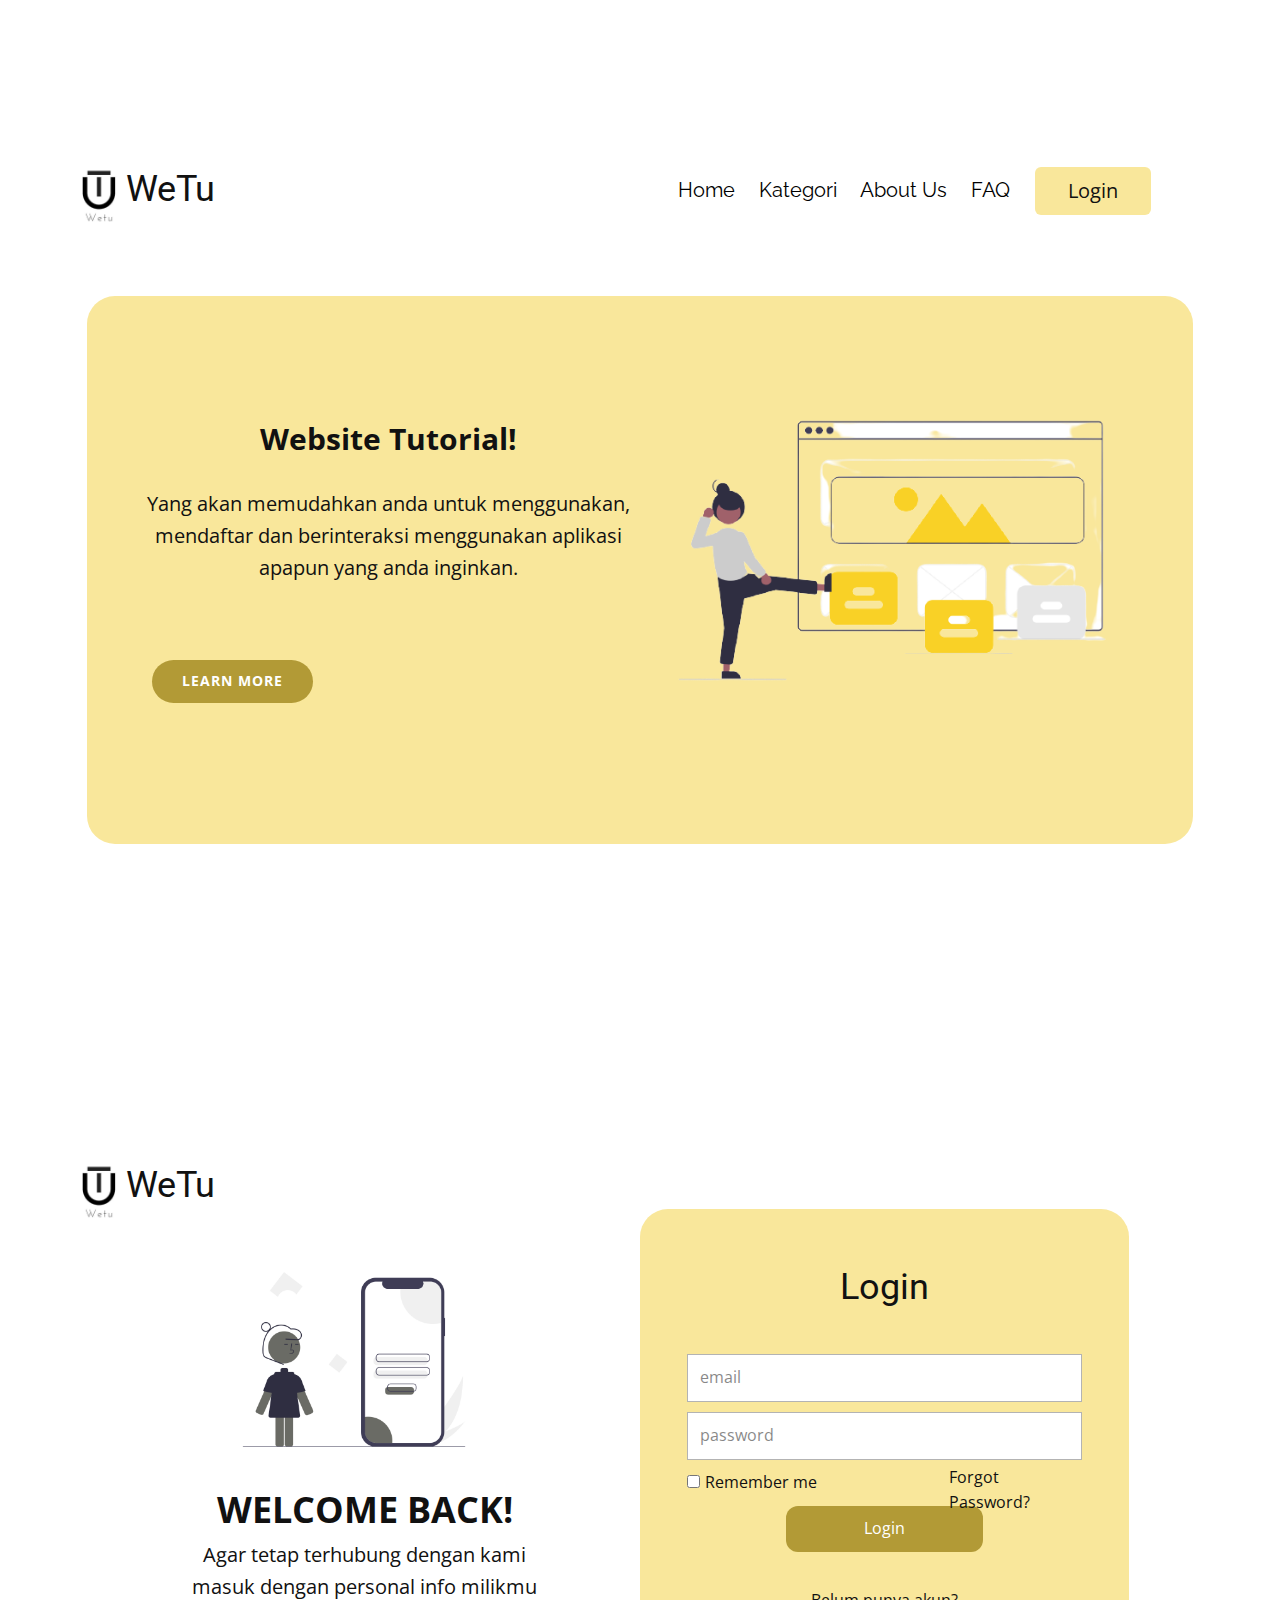
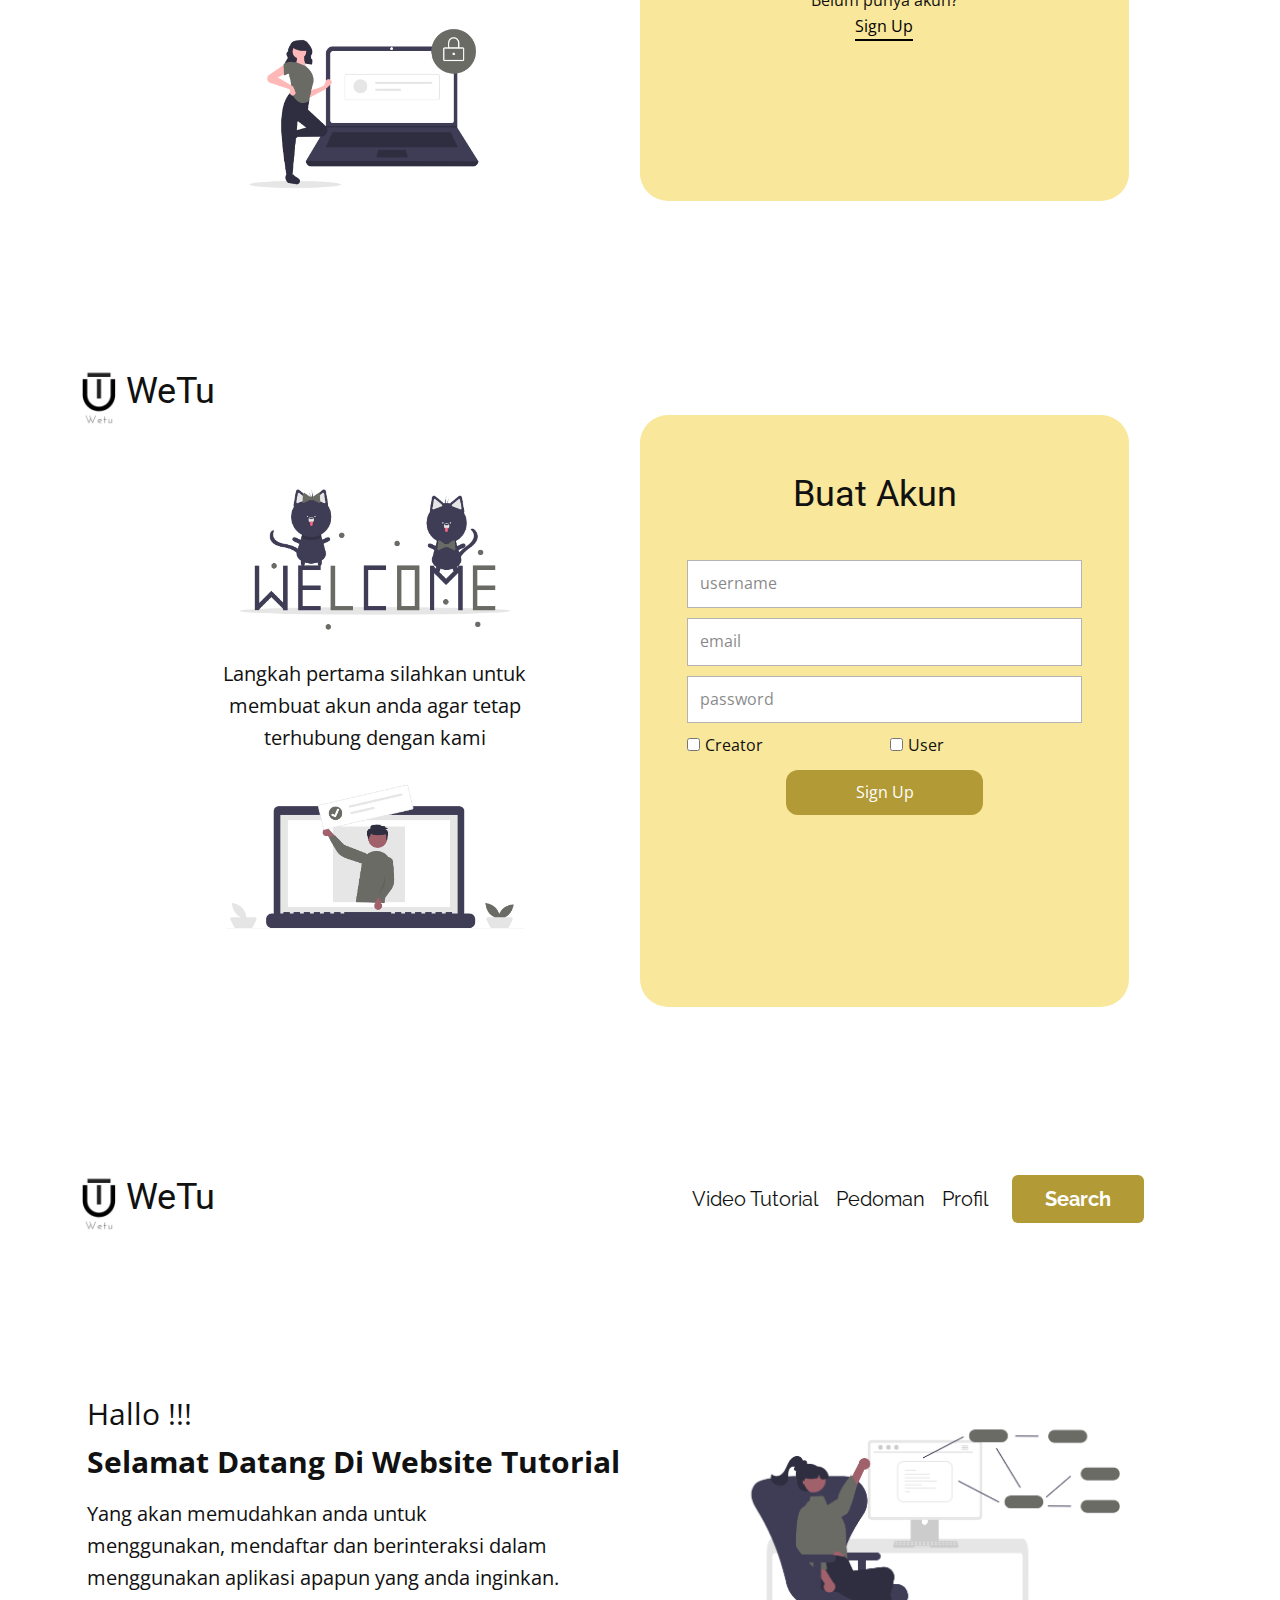
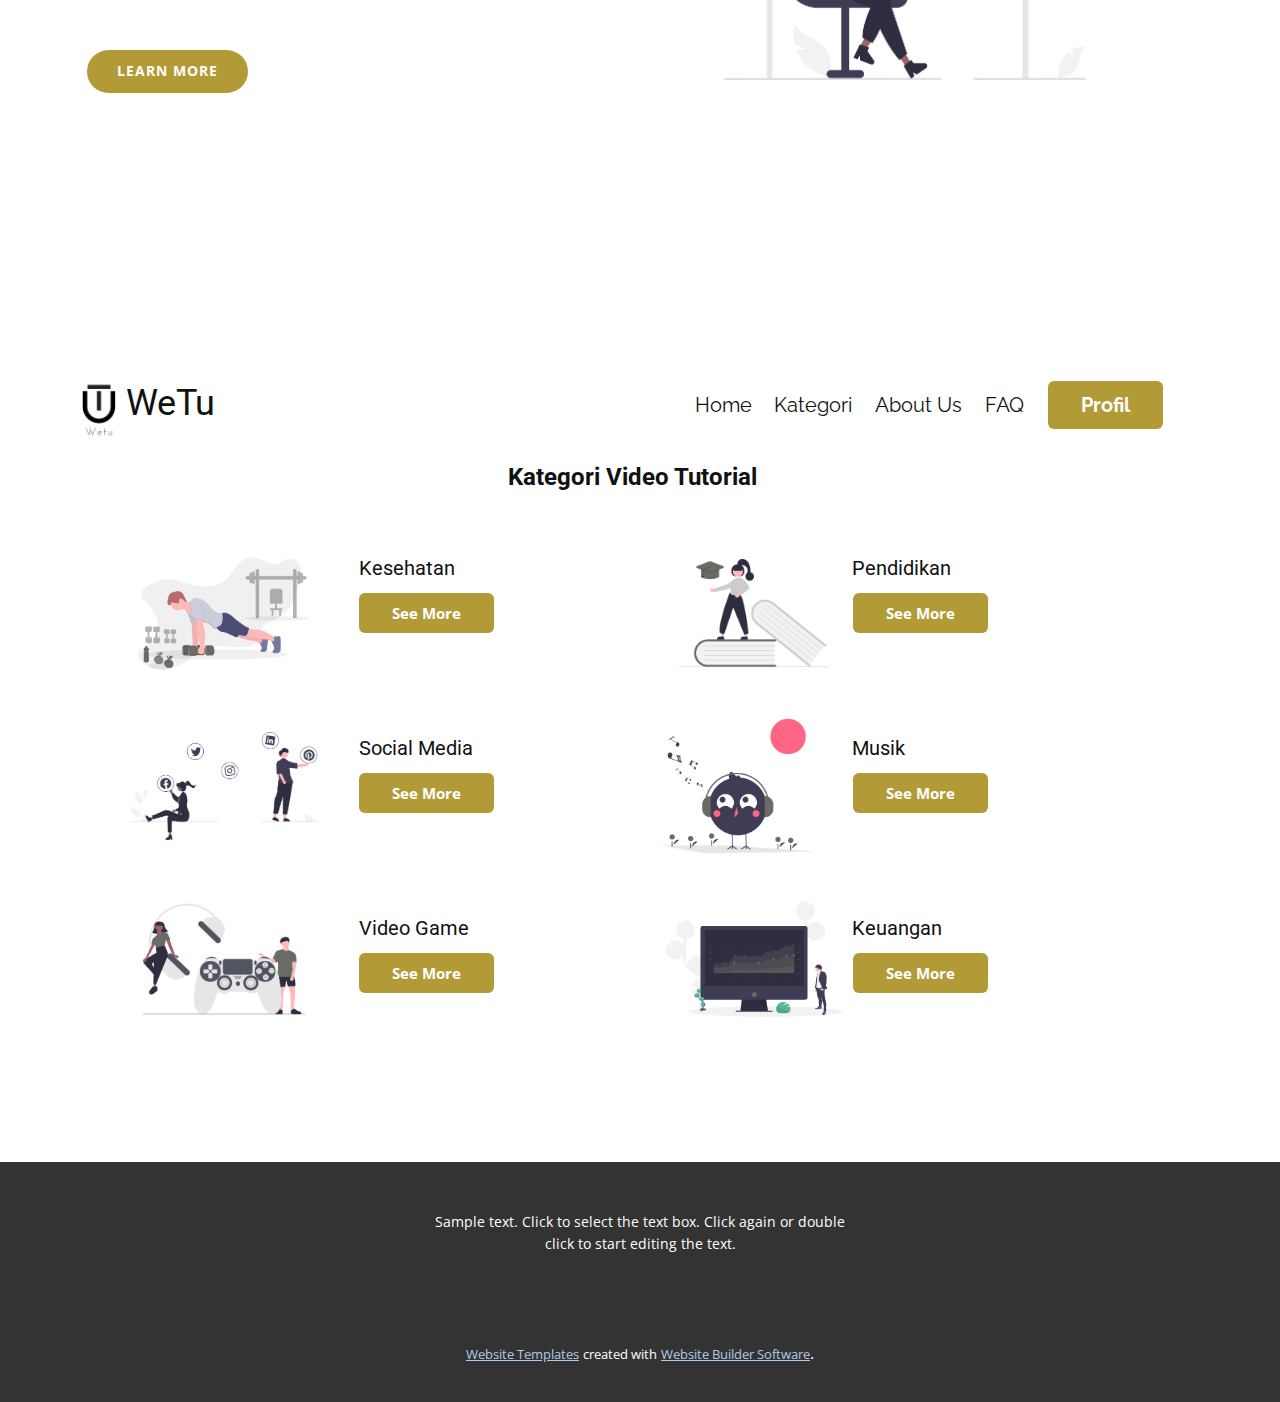
<file: index.html>
<!DOCTYPE html>
<html style="font-size: 16px;">
  <head>
    <meta name="viewport" content="width=device-width, initial-scale=1.0">
    <meta charset="utf-8">
    <meta name="keywords" content="PINWHEEL&nbsp;COOKING">
    <meta name="description" content="">
    <meta name="page_type" content="np-template-header-footer-from-plugin">
    <title>Login</title>
    <link rel="stylesheet" href="nicepage.css" media="screen">
<link rel="stylesheet" href="Login.css" media="screen">
    <script class="u-script" type="text/javascript" src="jquery.js" defer=""></script>
    <script class="u-script" type="text/javascript" src="nicepage.js" defer=""></script>
    <meta name="generator" content="Nicepage 4.2.6, nicepage.com">
    <link id="u-theme-google-font" rel="stylesheet" href="https://fonts.googleapis.com/css?family=Roboto:100,100i,300,300i,400,400i,500,500i,700,700i,900,900i|Open+Sans:300,300i,400,400i,600,600i,700,700i,800,800i">
    <link id="u-page-google-font" rel="stylesheet" href="https://fonts.googleapis.com/css?family=Raleway:100,100i,200,200i,300,300i,400,400i,500,500i,600,600i,700,700i,800,800i,900,900i|Open+Sans:300,300i,400,400i,600,600i,700,700i,800,800i">
    
    
    
    
    
    
    <script type="application/ld+json">{
		"@context": "http://schema.org",
		"@type": "Organization",
		"name": ""
}</script>
    <meta name="theme-color" content="#478ac9">
    <meta property="og:title" content="Login">
    <meta property="og:type" content="website">
  </head>
  <body data-home-page="Login.html" data-home-page-title="Login" class="u-body u-gradient" style="background-image: linear-gradient(#72efe9, #f1b5b8);"><header class="u-clearfix u-header u-white u-header" id="sec-fc26"><div class="u-clearfix u-sheet u-valign-middle u-sheet-1"></div></header>
    <section class="u-align-left u-clearfix u-white u-section-1" id="sec-d7cb">
      <div class="u-clearfix u-sheet u-sheet-1">
        <img class="u-image u-image-default u-preserve-proportions u-image-1" src="images/b16fcd1e-793f-4b8b-971d-00507c8fc110.jfif" alt="" data-image-width="500" data-image-height="500">
        <h1 class="u-text u-text-1">
          <span style="font-size: 2.25rem;">WeTu</span>
          <span style="font-size: 2.25rem;"></span>
        </h1>
        <a href="Login.html" data-page-id="22635303" class="u-border-none u-btn u-btn-round u-button-style u-hover-palette-1-light-1 u-palette-3-light-2 u-radius-6 u-btn-1" target="_blank">Login</a>
        <a href="https://nicepage.com/landing-page" class="u-border-1 u-border-active-palette-2-base u-border-hover-palette-1-base u-btn u-button-style u-custom-font u-font-raleway u-none u-text-black u-btn-2">FAQ</a>
        <a href="https://nicepage.com/landing-page" class="u-border-1 u-border-active-palette-2-base u-border-hover-palette-1-base u-btn u-button-style u-custom-font u-font-raleway u-none u-text-black u-btn-3">About Us</a>
        <a href="https://nicepage.com/landing-page" class="u-border-1 u-border-active-palette-2-base u-border-hover-palette-1-base u-btn u-button-style u-custom-font u-font-raleway u-none u-text-black u-btn-4">Kategori</a>
        <a href="https://nicepage.com/landing-page" class="u-border-1 u-border-active-palette-2-base u-border-hover-palette-1-base u-btn u-button-style u-custom-font u-font-raleway u-none u-text-black u-btn-5">Home</a>
        <div class="u-palette-3-light-2 u-radius-28 u-shape u-shape-round u-shape-1"></div>
        <p class="u-align-center u-custom-font u-font-open-sans u-text u-text-2">
          <span style="font-size: 1.875rem; font-weight: 700;">Website Tutorial!</span>
          <br>
          <br>
          <span style="font-size: 1.25rem;">Yang akan memudahkan anda untuk menggunakan, mendaftar dan berinteraksi menggunakan aplikasi apapun yang anda inginkan.</span>
        </p>
        <a href="https://nicepage.dev" class="u-border-none u-btn u-btn-round u-button-style u-hover-palette-1-light-1 u-palette-3-dark-1 u-radius-50 u-btn-6">Learn more</a>
        <img class="u-image u-image-default u-image-2" src="images/undraw_Landing_page_re_6xev-removebg-preview.png" alt="" data-image-width="635" data-image-height="393">
      </div>
    </section>
    <section class="u-align-left u-clearfix u-white u-section-2" id="carousel_798d">
      <div class="u-clearfix u-sheet u-sheet-1">
        <img class="u-image u-image-default u-preserve-proportions u-image-1" src="images/b16fcd1e-793f-4b8b-971d-00507c8fc110.jfif" alt="" data-image-width="500" data-image-height="500">
        <h1 class="u-text u-text-1">
          <span style="font-size: 2.25rem;">WeTu</span>
          <span style="font-size: 2.25rem;"></span>
        </h1>
        <div class="u-palette-3-light-2 u-radius-28 u-shape u-shape-round u-shape-1"></div>
        <h2 class="u-text u-text-2">Login</h2>
        <div class="u-align-left u-form u-form-1">
          <form action="#" method="POST" class="u-clearfix u-form-spacing-10 u-form-vertical u-inner-form" style="padding: 10px" source="custom" name="form-1">
            <div class="u-form-group u-form-name u-label-top">
              <label for="name-e76c" class="u-form-control-hidden u-label">Name</label>
              <input type="text" placeholder="email" id="name-e76c" name="name" class="u-border-1 u-border-grey-30 u-input u-input-rectangle u-white" required="">
            </div>
            <div class="u-form-email u-form-group u-label-top">
              <label for="email-e76c" class="u-form-control-hidden u-label">Email</label>
              <input type="email" placeholder="password" id="email-e76c" name="email" class="u-border-1 u-border-grey-30 u-input u-input-rectangle u-white" required="">
            </div>
            <div class="u-form-checkbox u-form-group u-label-top u-form-group-3">
              <input type="checkbox" id="checkbox-da97" name="checkbox" value="On">
              <label for="checkbox-da97" class="u-label">Remember me</label>
            </div>
            <div class="u-align-center u-form-group u-form-submit">
              <a href="#" class="u-active-palette-4-dark-3 u-border-none u-btn u-btn-round u-btn-submit u-button-style u-hover-palette-3-dark-3 u-palette-3-dark-1 u-radius-12 u-btn-1">Login</a>
              <input type="submit" value="submit" class="u-form-control-hidden">
            </div>
            <div class="u-form-send-message u-form-send-success"> Thank you! Your message has been sent. </div>
            <div class="u-form-send-error u-form-send-message"> Unable to send your message. Please fix errors then try again. </div>
            <input type="hidden" value="" name="recaptchaResponse">
          </form>
        </div>
        <p class="u-text u-text-3">Forgot Password?</p>
        <p class="u-align-center u-text u-text-4">Belum punya akun?</p>
        <a href="https://nicepage.com/k/love-html-templates" class="u-active-none u-border-2 u-border-active-palette-2-dark-1 u-border-black u-border-hover-black u-btn u-button-style u-hover-none u-none u-text-black u-text-hover-palette-2-base u-btn-2">Sign Up</a>
        <img class="u-image u-image-default u-image-2" src="images/undraw_Mobile_login_re_9ntv.png" alt="" data-image-width="948" data-image-height="716">
        <p class="u-align-center u-custom-font u-font-open-sans u-text u-text-5">
          <span style="font-size: 2.25rem; font-weight: 700;">WELCOME BACK!</span>
          <br>
          <span style="font-size: 1.25rem;">Agar tetap terhubung dengan kami masuk dengan personal info milikmu</span>
        </p>
        <img class="u-image u-image-default u-image-3" src="images/undraw_secure_login_pdn4.png" alt="" data-image-width="1033" data-image-height="712">
      </div>
    </section>
    <section class="u-align-left u-clearfix u-white u-section-3" id="sec-5d06">
      <div class="u-clearfix u-sheet u-sheet-1">
        <img class="u-image u-image-default u-preserve-proportions u-image-1" src="images/b16fcd1e-793f-4b8b-971d-00507c8fc110.jfif" alt="" data-image-width="500" data-image-height="500">
        <h1 class="u-text u-text-1">
          <span style="font-size: 2.25rem;">WeTu</span>
          <span style="font-size: 2.25rem;"></span>
        </h1>
        <div class="u-palette-3-light-2 u-radius-28 u-shape u-shape-round u-shape-1"></div>
        <h2 class="u-text u-text-2">Buat Akun</h2>
        <div class="u-align-left u-form u-form-1">
          <form action="#" method="POST" class="u-clearfix u-form-spacing-10 u-form-vertical u-inner-form" style="padding: 10px" source="custom" name="form-1">
            <div class="u-form-group u-form-name u-label-top">
              <label for="name-e76c" class="u-form-control-hidden u-label">Name</label>
              <input type="text" placeholder="username" id="name-e76c" name="name" class="u-border-1 u-border-grey-30 u-input u-input-rectangle u-white" required="">
            </div>
            <div class="u-form-email u-form-group u-label-top">
              <label for="email-e76c" class="u-form-control-hidden u-label">Email</label>
              <input type="email" placeholder="email" id="email-e76c" name="email" class="u-border-1 u-border-grey-30 u-input u-input-rectangle u-white" required="">
            </div>
            <div class="u-form-group u-form-phone u-label-top u-form-group-3">
              <label for="phone-a2fb" class="u-form-control-hidden u-label"></label>
              <input type="tel" pattern="\+?\d{0,3}[\s\(\-]?([0-9]{2,3})[\s\)\-]?([\s\-]?)([0-9]{3})[\s\-]?([0-9]{2})[\s\-]?([0-9]{2})" placeholder="password" id="phone-a2fb" name="phone" class="u-border-1 u-border-grey-30 u-input u-input-rectangle u-white" required="">
            </div>
            <div class="u-form-checkbox u-form-group u-form-partition-factor-2 u-label-top u-form-group-4">
              <input type="checkbox" id="checkbox-da97" name="checkbox" value="On">
              <label for="checkbox-da97" class="u-label">Creator</label>
            </div>
            <div class="u-form-checkbox u-form-group u-form-partition-factor-2 u-label-top u-form-group-5">
              <input type="checkbox" id="checkbox-2cbd" name="checkbox-1" value="On">
              <label for="checkbox-2cbd" class="u-label">User</label>
            </div>
            <div class="u-align-center u-form-group u-form-submit">
              <a href="#" class="u-active-palette-4-dark-3 u-border-none u-btn u-btn-round u-btn-submit u-button-style u-hover-palette-3-dark-3 u-palette-3-dark-1 u-radius-12 u-btn-1">Sign Up</a>
              <input type="submit" value="submit" class="u-form-control-hidden">
            </div>
            <div class="u-form-send-message u-form-send-success"> Thank you! Your message has been sent. </div>
            <div class="u-form-send-error u-form-send-message"> Unable to send your message. Please fix errors then try again. </div>
            <input type="hidden" value="" name="recaptchaResponse">
          </form>
        </div>
        <img class="u-image u-image-default u-image-2" src="images/undraw_welcome_cats_thqn.png" alt="" data-image-width="1129" data-image-height="619">
        <p class="u-align-center u-custom-font u-font-open-sans u-text u-text-3">
          <span style="font-size: 20px;">Langkah pertama silahkan untuk membuat akun anda agar tetap terhubung dengan kami</span>
        </p>
        <img class="u-image u-image-default u-image-3" src="images/undraw_online_ad_re_ol62.png" alt="" data-image-width="1301" data-image-height="667">
      </div>
    </section>
    <section class="u-align-left u-clearfix u-white u-section-4" id="carousel_5ec2">
      <div class="u-clearfix u-sheet u-sheet-1">
        <img class="u-image u-image-default u-preserve-proportions u-image-1" src="images/b16fcd1e-793f-4b8b-971d-00507c8fc110.jfif" alt="" data-image-width="500" data-image-height="500">
        <h1 class="u-text u-text-1">
          <span style="font-size: 2.25rem;">WeTu</span>
          <span style="font-size: 2.25rem;"></span>
        </h1>
        <a href="https://nicepage.com/k/awards-website-templates" class="u-border-none u-btn u-btn-round u-button-style u-custom-font u-font-raleway u-hover-palette-1-light-1 u-palette-3-dark-1 u-radius-6 u-btn-1">Search</a>
        <a href="https://nicepage.com/html-templates" class="u-border-1 u-border-active-palette-2-base u-border-hover-palette-1-base u-btn u-button-style u-custom-font u-font-raleway u-none u-text-body-color u-btn-2">Profil</a>
        <a href="https://nicepage.com/html-templates" class="u-border-1 u-border-active-palette-2-base u-border-hover-palette-1-base u-btn u-button-style u-custom-font u-font-raleway u-none u-text-body-color u-btn-3">Pedoman</a>
        <a href="https://nicepage.com/html-templates" class="u-border-1 u-border-active-palette-2-base u-border-hover-palette-1-base u-btn u-button-style u-custom-font u-font-raleway u-none u-text-body-color u-btn-4">Video Tutorial</a>
        <img class="u-image u-image-default u-image-2" src="images/undraw_Software_engineer_re_fyew.png" alt="" data-image-width="1043" data-image-height="667">
        <p class="u-align-left u-custom-font u-font-open-sans u-text u-text-2">
          <span style="font-size: 1.875rem;">Hallo !!! </span>
          <span style="font-size: 1.875rem; font-weight: 700;">
            <br>Selamat Datang Di Website Tutorial
          </span>
          <br>
          <br>
        </p>
        <p class="u-align-left u-text u-text-3"> Yang akan memudahkan anda untuk menggunakan, mendaftar dan berinteraksi dalam menggunakan aplikasi apapun yang anda inginkan.</p>
        <a href="https://nicepage.com/website-design" class="u-border-none u-btn u-btn-round u-button-style u-hover-palette-1-light-1 u-palette-3-dark-1 u-radius-50 u-btn-5">learn more</a>
      </div>
    </section>
    <section class="u-align-left u-clearfix u-white u-section-5" id="carousel_8dba">
      <div class="u-clearfix u-sheet u-sheet-1">
        <img class="u-image u-image-default u-preserve-proportions u-image-1" src="images/b16fcd1e-793f-4b8b-971d-00507c8fc110.jfif" alt="" data-image-width="500" data-image-height="500">
        <h1 class="u-text u-text-1">
          <span style="font-size: 2.25rem;">WeTu</span>
          <span style="font-size: 2.25rem;"></span>
        </h1>
        <a href="https://nicepage.com/k/awards-website-templates" class="u-border-none u-btn u-btn-round u-button-style u-custom-font u-font-raleway u-hover-palette-1-light-1 u-palette-3-dark-1 u-radius-6 u-btn-1">Profil</a>
        <a href="https://nicepage.com/html-templates" class="u-border-1 u-border-active-palette-2-base u-border-hover-palette-1-base u-btn u-button-style u-custom-font u-font-raleway u-none u-text-body-color u-btn-2">About Us</a>
        <a href="https://nicepage.com/html-templates" class="u-border-1 u-border-active-palette-2-base u-border-hover-palette-1-base u-btn u-button-style u-custom-font u-font-raleway u-none u-text-body-color u-btn-3">Kategori</a>
        <a href="https://nicepage.com/html-templates" class="u-border-1 u-border-active-palette-2-base u-border-hover-palette-1-base u-btn u-button-style u-custom-font u-font-raleway u-none u-text-body-color u-btn-4">Home</a>
        <a href="https://nicepage.com/html-templates" class="u-border-1 u-border-active-palette-2-base u-border-hover-palette-1-base u-btn u-button-style u-custom-font u-font-raleway u-none u-text-body-color u-btn-5">FAQ</a>
        <h5 class="u-text u-text-2">Kategori Video Tutorial</h5>
        <img class="u-image u-image-default u-image-2" src="images/undraw_education_f8ru1.png" alt="" data-image-width="984" data-image-height="699">
        <img class="u-image u-image-default u-image-3" src="images/undraw_healthy_habit_bh5w.png" alt="" data-image-width="1260" data-image-height="828">
        <h5 class="u-text u-text-3">Kesehatan</h5>
        <h5 class="u-text u-text-4">Pendidikan</h5>
        <a href="https://nicepage.com/website-templates" class="u-border-none u-btn u-btn-round u-button-style u-hover-palette-1-light-1 u-palette-3-dark-1 u-radius-6 u-btn-6">See More</a>
        <a href="https://nicepage.com/website-templates" class="u-border-none u-btn u-btn-round u-button-style u-hover-palette-1-light-1 u-palette-3-dark-1 u-radius-6 u-btn-7">See More</a>
        <img class="u-image u-image-default u-image-4" src="images/undraw_happy_music_g6wc13.png" alt="" data-image-width="1128" data-image-height="933">
        <img class="u-image u-image-default u-image-5" src="images/undraw_Social_media_re_sulg.png" alt="" data-image-width="1173" data-image-height="698">
        <h5 class="u-text u-text-5">Musik</h5>
        <h5 class="u-text u-text-6">Social Media</h5>
        <a href="https://nicepage.com/website-templates" class="u-border-none u-btn u-btn-round u-button-style u-hover-palette-1-light-1 u-palette-3-dark-1 u-radius-6 u-btn-8">See More</a>
        <a href="https://nicepage.com/website-templates" class="u-border-none u-btn u-btn-round u-button-style u-hover-palette-1-light-1 u-palette-3-dark-1 u-radius-6 u-btn-9">See More</a>
        <img class="u-image u-image-default u-image-6" src="images/undraw_video_game_night_8h8m1.png" alt="" data-image-width="1123" data-image-height="764">
        <img class="u-image u-image-default u-image-7" src="images/undraw_financial_data_es631.png" alt="" data-image-width="1378" data-image-height="901">
        <h5 class="u-text u-text-7">Video Game</h5>
        <h5 class="u-text u-text-8">Keuangan</h5>
        <a href="https://nicepage.com/website-templates" class="u-border-none u-btn u-btn-round u-button-style u-hover-palette-1-light-1 u-palette-3-dark-1 u-radius-6 u-btn-10">See More</a>
        <a href="https://nicepage.com/website-templates" class="u-border-none u-btn u-btn-round u-button-style u-hover-palette-1-light-1 u-palette-3-dark-1 u-radius-6 u-btn-11">See More</a>
      </div>
    </section>
    
    
    <footer class="u-align-center u-clearfix u-footer u-grey-80 u-footer" id="sec-73a0"><div class="u-clearfix u-sheet u-sheet-1">
        <p class="u-small-text u-text u-text-variant u-text-1">Sample text. Click to select the text box. Click again or double click to start editing the text.</p>
      </div></footer>
    <section class="u-backlink u-clearfix u-grey-80">
      <a class="u-link" href="https://nicepage.com/website-templates" target="_blank">
        <span>Website Templates</span>
      </a>
      <p class="u-text">
        <span>created with</span>
      </p>
      <a class="u-link" href="" target="_blank">
        <span>Website Builder Software</span>
      </a>. 
    </section>
  </body>
</html>
</file>
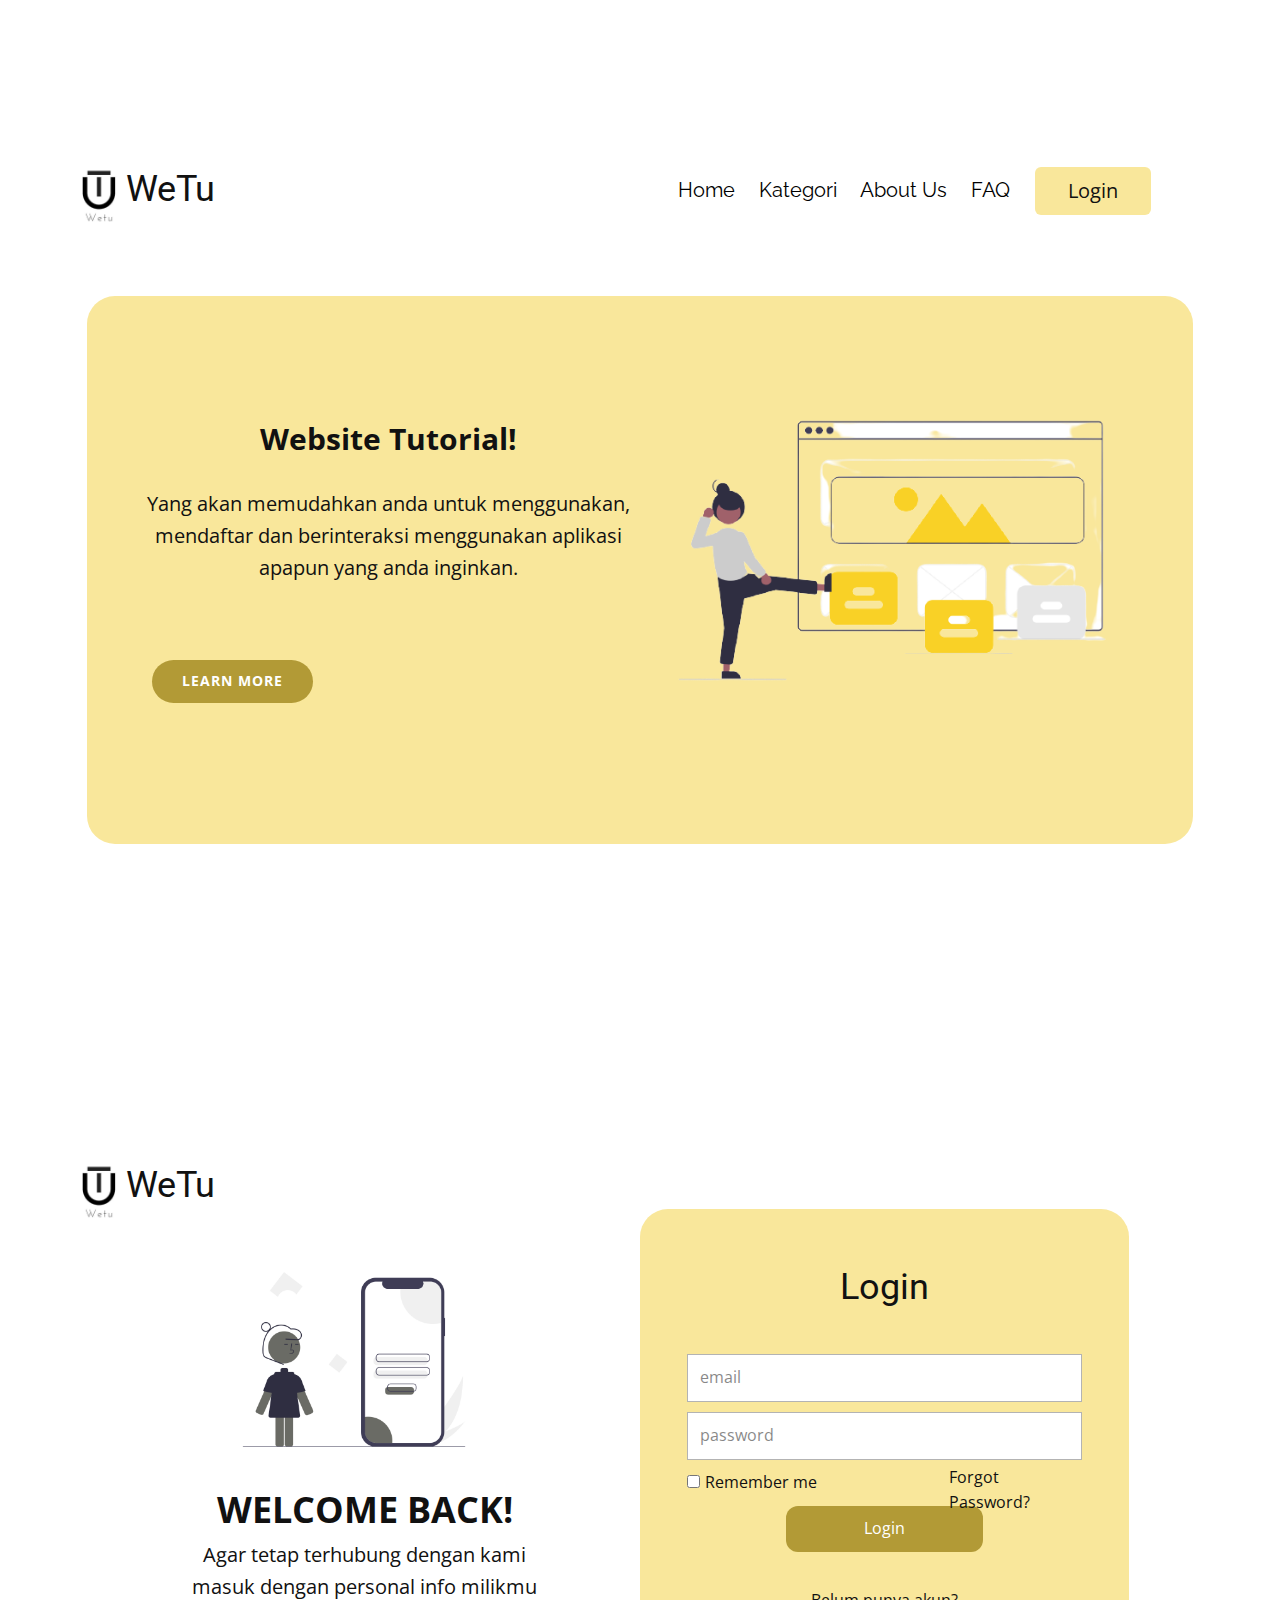
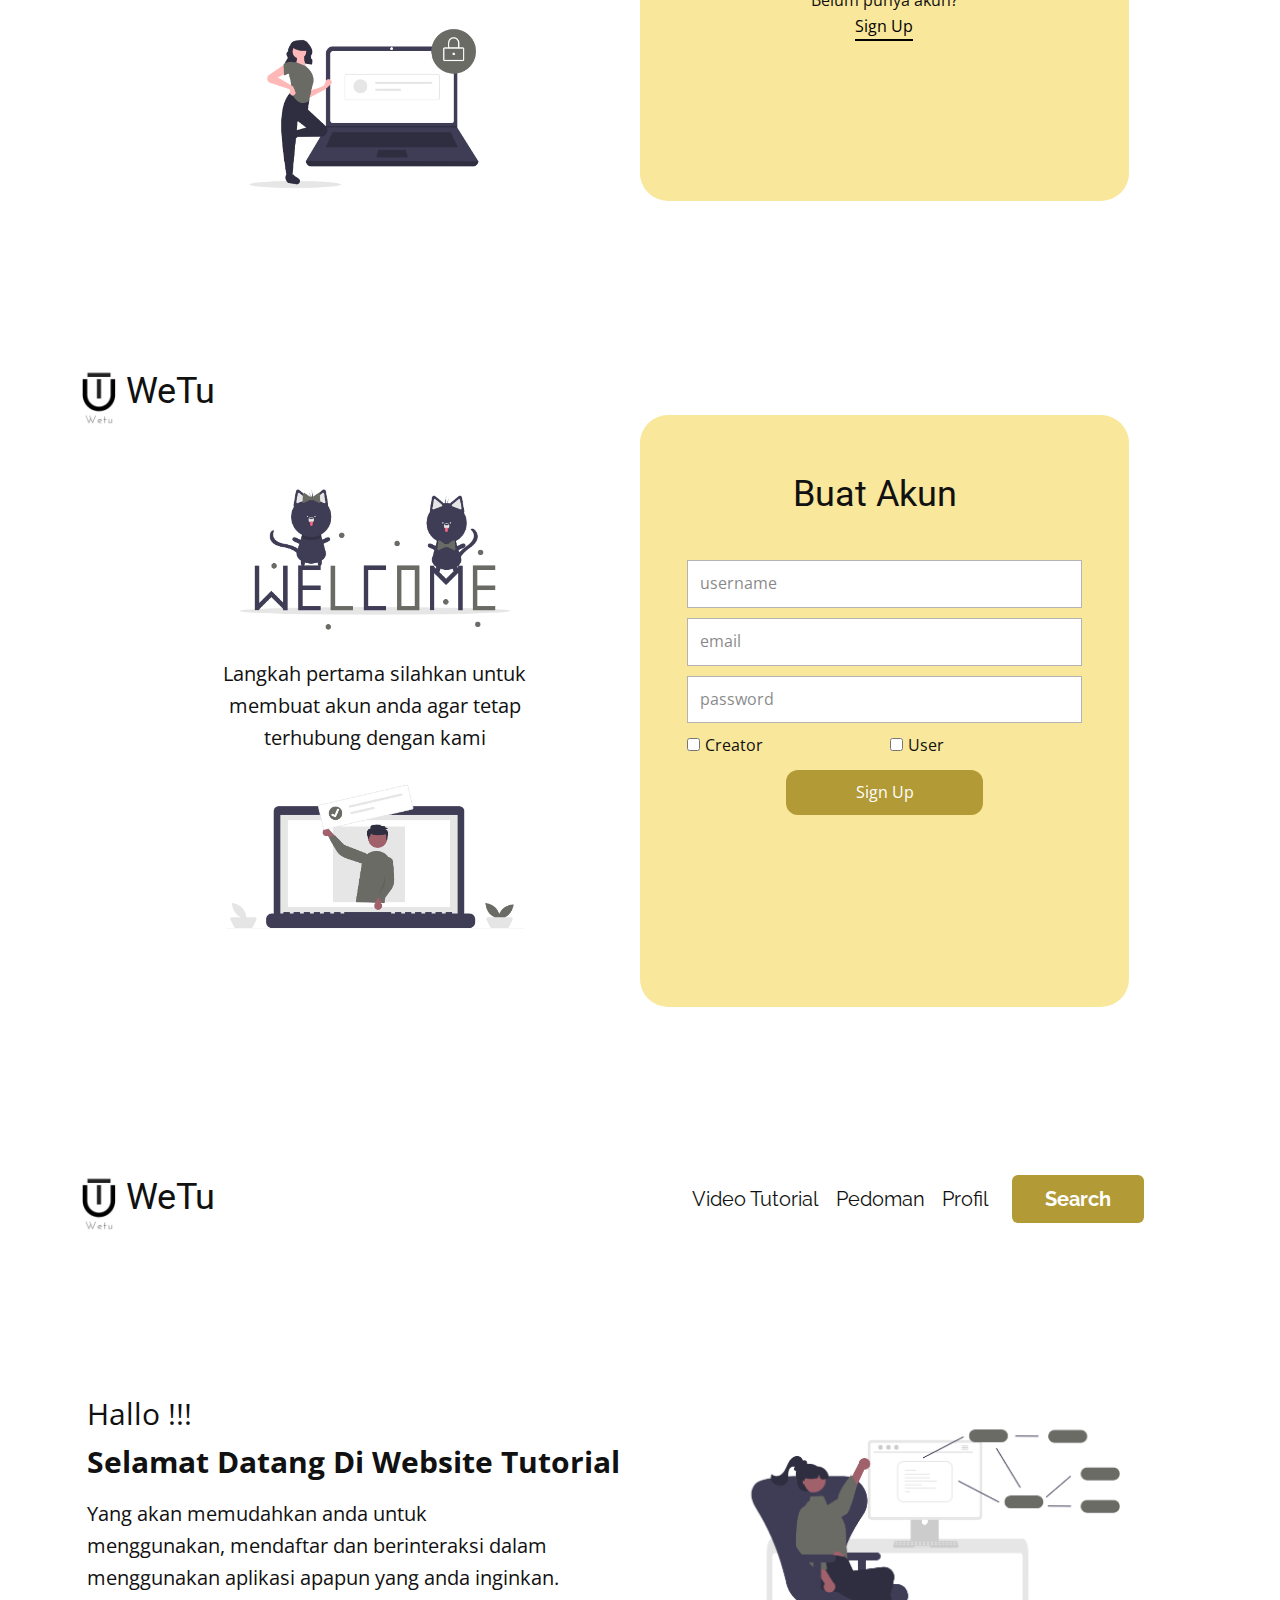
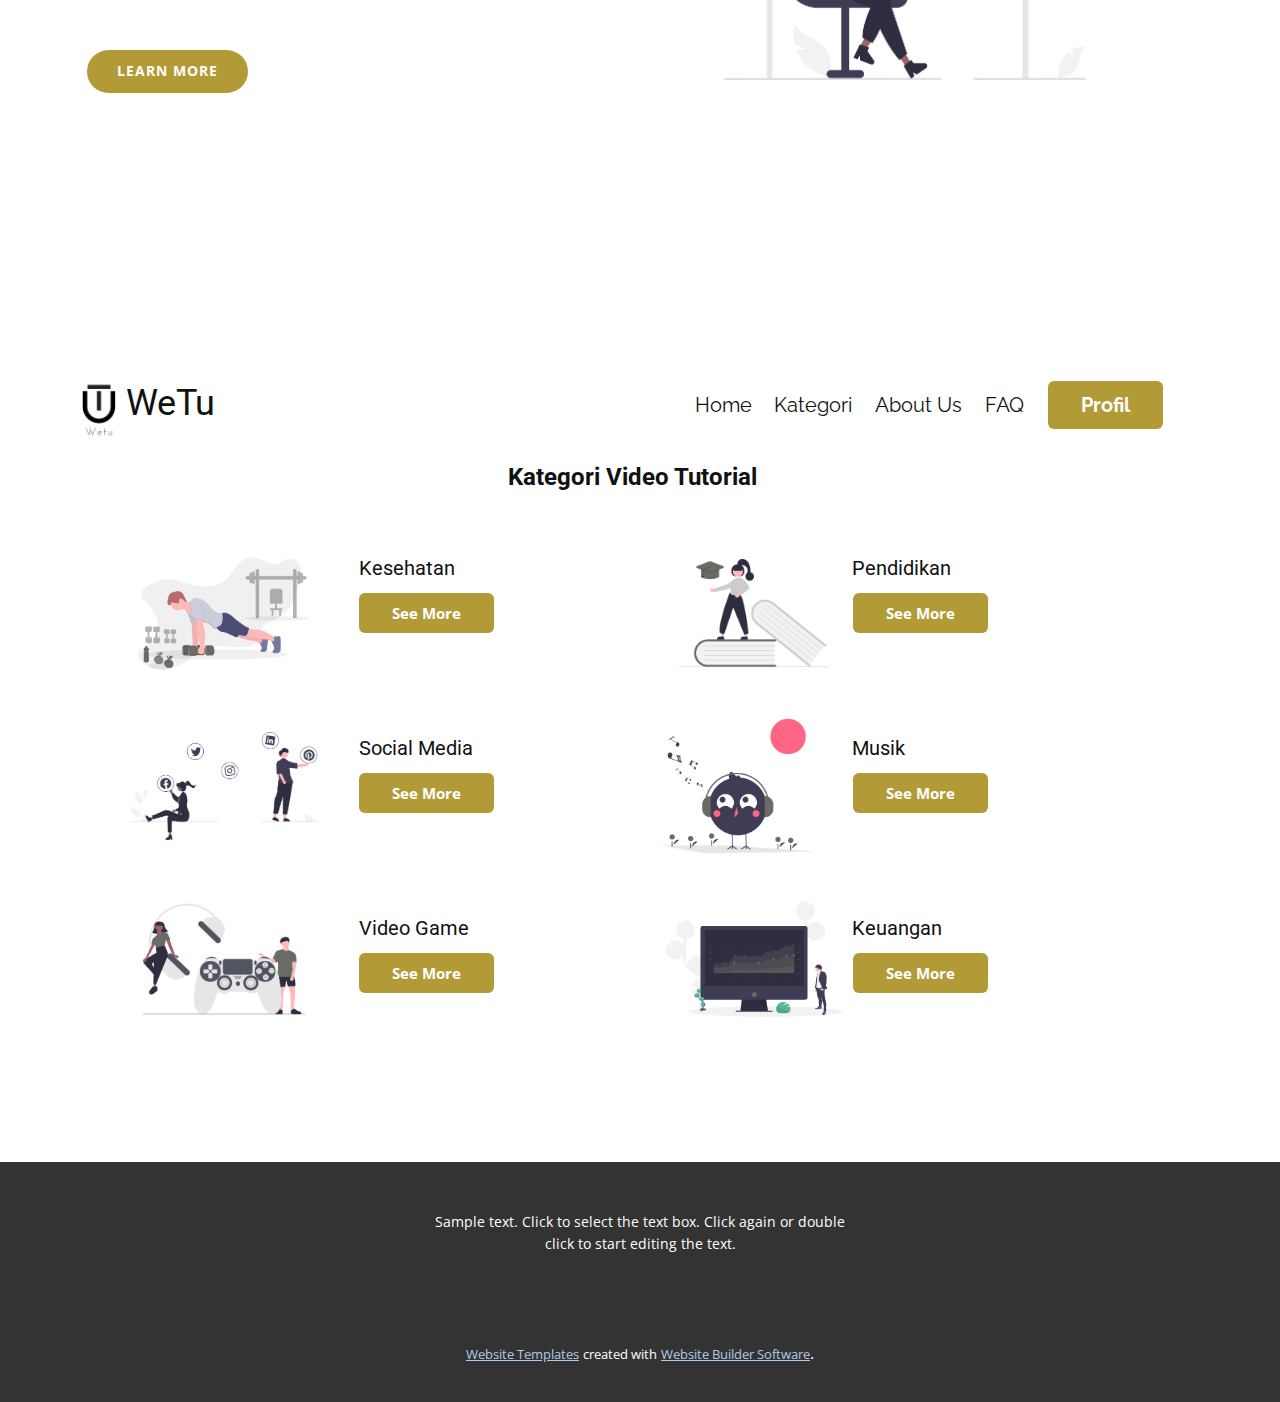
<file: Login.html>
<!DOCTYPE html>
<html style="font-size: 16px;">
  <head>
    <meta name="viewport" content="width=device-width, initial-scale=1.0">
    <meta charset="utf-8">
    <meta name="keywords" content="PINWHEEL&nbsp;COOKING">
    <meta name="description" content="">
    <meta name="page_type" content="np-template-header-footer-from-plugin">
    <title>Login</title>
    <link rel="stylesheet" href="nicepage.css" media="screen">
<link rel="stylesheet" href="Login.css" media="screen">
    <script class="u-script" type="text/javascript" src="jquery.js" defer=""></script>
    <script class="u-script" type="text/javascript" src="nicepage.js" defer=""></script>
    <meta name="generator" content="Nicepage 4.2.6, nicepage.com">
    <link id="u-theme-google-font" rel="stylesheet" href="https://fonts.googleapis.com/css?family=Roboto:100,100i,300,300i,400,400i,500,500i,700,700i,900,900i|Open+Sans:300,300i,400,400i,600,600i,700,700i,800,800i">
    <link id="u-page-google-font" rel="stylesheet" href="https://fonts.googleapis.com/css?family=Raleway:100,100i,200,200i,300,300i,400,400i,500,500i,600,600i,700,700i,800,800i,900,900i|Open+Sans:300,300i,400,400i,600,600i,700,700i,800,800i">
    
    
    
    
    
    
    <script type="application/ld+json">{
		"@context": "http://schema.org",
		"@type": "Organization",
		"name": ""
}</script>
    <meta name="theme-color" content="#478ac9">
    <meta property="og:title" content="Login">
    <meta property="og:type" content="website">
  </head>
  <body class="u-body u-gradient" style="background-image: linear-gradient(#72efe9, #f1b5b8);"><header class="u-clearfix u-header u-white u-header" id="sec-fc26"><div class="u-clearfix u-sheet u-valign-middle u-sheet-1"></div></header>
    <section class="u-align-left u-clearfix u-white u-section-1" id="sec-d7cb">
      <div class="u-clearfix u-sheet u-sheet-1">
        <img class="u-image u-image-default u-preserve-proportions u-image-1" src="images/b16fcd1e-793f-4b8b-971d-00507c8fc110.jfif" alt="" data-image-width="500" data-image-height="500">
        <h1 class="u-text u-text-1">
          <span style="font-size: 2.25rem;">WeTu</span>
          <span style="font-size: 2.25rem;"></span>
        </h1>
        <a href="Login.html" data-page-id="22635303" class="u-border-none u-btn u-btn-round u-button-style u-hover-palette-1-light-1 u-palette-3-light-2 u-radius-6 u-btn-1" target="_blank">Login</a>
        <a href="https://nicepage.com/landing-page" class="u-border-1 u-border-active-palette-2-base u-border-hover-palette-1-base u-btn u-button-style u-custom-font u-font-raleway u-none u-text-black u-btn-2">FAQ</a>
        <a href="https://nicepage.com/landing-page" class="u-border-1 u-border-active-palette-2-base u-border-hover-palette-1-base u-btn u-button-style u-custom-font u-font-raleway u-none u-text-black u-btn-3">About Us</a>
        <a href="https://nicepage.com/landing-page" class="u-border-1 u-border-active-palette-2-base u-border-hover-palette-1-base u-btn u-button-style u-custom-font u-font-raleway u-none u-text-black u-btn-4">Kategori</a>
        <a href="https://nicepage.com/landing-page" class="u-border-1 u-border-active-palette-2-base u-border-hover-palette-1-base u-btn u-button-style u-custom-font u-font-raleway u-none u-text-black u-btn-5">Home</a>
        <div class="u-palette-3-light-2 u-radius-28 u-shape u-shape-round u-shape-1"></div>
        <p class="u-align-center u-custom-font u-font-open-sans u-text u-text-2">
          <span style="font-size: 1.875rem; font-weight: 700;">Website Tutorial!</span>
          <br>
          <br>
          <span style="font-size: 1.25rem;">Yang akan memudahkan anda untuk menggunakan, mendaftar dan berinteraksi menggunakan aplikasi apapun yang anda inginkan.</span>
        </p>
        <a href="https://nicepage.dev" class="u-border-none u-btn u-btn-round u-button-style u-hover-palette-1-light-1 u-palette-3-dark-1 u-radius-50 u-btn-6">Learn more</a>
        <img class="u-image u-image-default u-image-2" src="images/undraw_Landing_page_re_6xev-removebg-preview.png" alt="" data-image-width="635" data-image-height="393">
      </div>
    </section>
    <section class="u-align-left u-clearfix u-white u-section-2" id="carousel_798d">
      <div class="u-clearfix u-sheet u-sheet-1">
        <img class="u-image u-image-default u-preserve-proportions u-image-1" src="images/b16fcd1e-793f-4b8b-971d-00507c8fc110.jfif" alt="" data-image-width="500" data-image-height="500">
        <h1 class="u-text u-text-1">
          <span style="font-size: 2.25rem;">WeTu</span>
          <span style="font-size: 2.25rem;"></span>
        </h1>
        <div class="u-palette-3-light-2 u-radius-28 u-shape u-shape-round u-shape-1"></div>
        <h2 class="u-text u-text-2">Login</h2>
        <div class="u-align-left u-form u-form-1">
          <form action="#" method="POST" class="u-clearfix u-form-spacing-10 u-form-vertical u-inner-form" style="padding: 10px" source="custom" name="form-1">
            <div class="u-form-group u-form-name u-label-top">
              <label for="name-e76c" class="u-form-control-hidden u-label">Name</label>
              <input type="text" placeholder="email" id="name-e76c" name="name" class="u-border-1 u-border-grey-30 u-input u-input-rectangle u-white" required="">
            </div>
            <div class="u-form-email u-form-group u-label-top">
              <label for="email-e76c" class="u-form-control-hidden u-label">Email</label>
              <input type="email" placeholder="password" id="email-e76c" name="email" class="u-border-1 u-border-grey-30 u-input u-input-rectangle u-white" required="">
            </div>
            <div class="u-form-checkbox u-form-group u-label-top u-form-group-3">
              <input type="checkbox" id="checkbox-da97" name="checkbox" value="On">
              <label for="checkbox-da97" class="u-label">Remember me</label>
            </div>
            <div class="u-align-center u-form-group u-form-submit">
              <a href="#" class="u-active-palette-4-dark-3 u-border-none u-btn u-btn-round u-btn-submit u-button-style u-hover-palette-3-dark-3 u-palette-3-dark-1 u-radius-12 u-btn-1">Login</a>
              <input type="submit" value="submit" class="u-form-control-hidden">
            </div>
            <div class="u-form-send-message u-form-send-success"> Thank you! Your message has been sent. </div>
            <div class="u-form-send-error u-form-send-message"> Unable to send your message. Please fix errors then try again. </div>
            <input type="hidden" value="" name="recaptchaResponse">
          </form>
        </div>
        <p class="u-text u-text-3">Forgot Password?</p>
        <p class="u-align-center u-text u-text-4">Belum punya akun?</p>
        <a href="https://nicepage.com/k/love-html-templates" class="u-active-none u-border-2 u-border-active-palette-2-dark-1 u-border-black u-border-hover-black u-btn u-button-style u-hover-none u-none u-text-black u-text-hover-palette-2-base u-btn-2">Sign Up</a>
        <img class="u-image u-image-default u-image-2" src="images/undraw_Mobile_login_re_9ntv.png" alt="" data-image-width="948" data-image-height="716">
        <p class="u-align-center u-custom-font u-font-open-sans u-text u-text-5">
          <span style="font-size: 2.25rem; font-weight: 700;">WELCOME BACK!</span>
          <br>
          <span style="font-size: 1.25rem;">Agar tetap terhubung dengan kami masuk dengan personal info milikmu</span>
        </p>
        <img class="u-image u-image-default u-image-3" src="images/undraw_secure_login_pdn4.png" alt="" data-image-width="1033" data-image-height="712">
      </div>
    </section>
    <section class="u-align-left u-clearfix u-white u-section-3" id="sec-5d06">
      <div class="u-clearfix u-sheet u-sheet-1">
        <img class="u-image u-image-default u-preserve-proportions u-image-1" src="images/b16fcd1e-793f-4b8b-971d-00507c8fc110.jfif" alt="" data-image-width="500" data-image-height="500">
        <h1 class="u-text u-text-1">
          <span style="font-size: 2.25rem;">WeTu</span>
          <span style="font-size: 2.25rem;"></span>
        </h1>
        <div class="u-palette-3-light-2 u-radius-28 u-shape u-shape-round u-shape-1"></div>
        <h2 class="u-text u-text-2">Buat Akun</h2>
        <div class="u-align-left u-form u-form-1">
          <form action="#" method="POST" class="u-clearfix u-form-spacing-10 u-form-vertical u-inner-form" style="padding: 10px" source="custom" name="form-1">
            <div class="u-form-group u-form-name u-label-top">
              <label for="name-e76c" class="u-form-control-hidden u-label">Name</label>
              <input type="text" placeholder="username" id="name-e76c" name="name" class="u-border-1 u-border-grey-30 u-input u-input-rectangle u-white" required="">
            </div>
            <div class="u-form-email u-form-group u-label-top">
              <label for="email-e76c" class="u-form-control-hidden u-label">Email</label>
              <input type="email" placeholder="email" id="email-e76c" name="email" class="u-border-1 u-border-grey-30 u-input u-input-rectangle u-white" required="">
            </div>
            <div class="u-form-group u-form-phone u-label-top u-form-group-3">
              <label for="phone-a2fb" class="u-form-control-hidden u-label"></label>
              <input type="tel" pattern="\+?\d{0,3}[\s\(\-]?([0-9]{2,3})[\s\)\-]?([\s\-]?)([0-9]{3})[\s\-]?([0-9]{2})[\s\-]?([0-9]{2})" placeholder="password" id="phone-a2fb" name="phone" class="u-border-1 u-border-grey-30 u-input u-input-rectangle u-white" required="">
            </div>
            <div class="u-form-checkbox u-form-group u-form-partition-factor-2 u-label-top u-form-group-4">
              <input type="checkbox" id="checkbox-da97" name="checkbox" value="On">
              <label for="checkbox-da97" class="u-label">Creator</label>
            </div>
            <div class="u-form-checkbox u-form-group u-form-partition-factor-2 u-label-top u-form-group-5">
              <input type="checkbox" id="checkbox-2cbd" name="checkbox-1" value="On">
              <label for="checkbox-2cbd" class="u-label">User</label>
            </div>
            <div class="u-align-center u-form-group u-form-submit">
              <a href="#" class="u-active-palette-4-dark-3 u-border-none u-btn u-btn-round u-btn-submit u-button-style u-hover-palette-3-dark-3 u-palette-3-dark-1 u-radius-12 u-btn-1">Sign Up</a>
              <input type="submit" value="submit" class="u-form-control-hidden">
            </div>
            <div class="u-form-send-message u-form-send-success"> Thank you! Your message has been sent. </div>
            <div class="u-form-send-error u-form-send-message"> Unable to send your message. Please fix errors then try again. </div>
            <input type="hidden" value="" name="recaptchaResponse">
          </form>
        </div>
        <img class="u-image u-image-default u-image-2" src="images/undraw_welcome_cats_thqn.png" alt="" data-image-width="1129" data-image-height="619">
        <p class="u-align-center u-custom-font u-font-open-sans u-text u-text-3">
          <span style="font-size: 20px;">Langkah pertama silahkan untuk membuat akun anda agar tetap terhubung dengan kami</span>
        </p>
        <img class="u-image u-image-default u-image-3" src="images/undraw_online_ad_re_ol62.png" alt="" data-image-width="1301" data-image-height="667">
      </div>
    </section>
    <section class="u-align-left u-clearfix u-white u-section-4" id="carousel_5ec2">
      <div class="u-clearfix u-sheet u-sheet-1">
        <img class="u-image u-image-default u-preserve-proportions u-image-1" src="images/b16fcd1e-793f-4b8b-971d-00507c8fc110.jfif" alt="" data-image-width="500" data-image-height="500">
        <h1 class="u-text u-text-1">
          <span style="font-size: 2.25rem;">WeTu</span>
          <span style="font-size: 2.25rem;"></span>
        </h1>
        <a href="https://nicepage.com/k/awards-website-templates" class="u-border-none u-btn u-btn-round u-button-style u-custom-font u-font-raleway u-hover-palette-1-light-1 u-palette-3-dark-1 u-radius-6 u-btn-1">Search</a>
        <a href="https://nicepage.com/html-templates" class="u-border-1 u-border-active-palette-2-base u-border-hover-palette-1-base u-btn u-button-style u-custom-font u-font-raleway u-none u-text-body-color u-btn-2">Profil</a>
        <a href="https://nicepage.com/html-templates" class="u-border-1 u-border-active-palette-2-base u-border-hover-palette-1-base u-btn u-button-style u-custom-font u-font-raleway u-none u-text-body-color u-btn-3">Pedoman</a>
        <a href="https://nicepage.com/html-templates" class="u-border-1 u-border-active-palette-2-base u-border-hover-palette-1-base u-btn u-button-style u-custom-font u-font-raleway u-none u-text-body-color u-btn-4">Video Tutorial</a>
        <img class="u-image u-image-default u-image-2" src="images/undraw_Software_engineer_re_fyew.png" alt="" data-image-width="1043" data-image-height="667">
        <p class="u-align-left u-custom-font u-font-open-sans u-text u-text-2">
          <span style="font-size: 1.875rem;">Hallo !!! </span>
          <span style="font-size: 1.875rem; font-weight: 700;">
            <br>Selamat Datang Di Website Tutorial
          </span>
          <br>
          <br>
        </p>
        <p class="u-align-left u-text u-text-3"> Yang akan memudahkan anda untuk menggunakan, mendaftar dan berinteraksi dalam menggunakan aplikasi apapun yang anda inginkan.</p>
        <a href="https://nicepage.com/website-design" class="u-border-none u-btn u-btn-round u-button-style u-hover-palette-1-light-1 u-palette-3-dark-1 u-radius-50 u-btn-5">learn more</a>
      </div>
    </section>
    <section class="u-align-left u-clearfix u-white u-section-5" id="carousel_8dba">
      <div class="u-clearfix u-sheet u-sheet-1">
        <img class="u-image u-image-default u-preserve-proportions u-image-1" src="images/b16fcd1e-793f-4b8b-971d-00507c8fc110.jfif" alt="" data-image-width="500" data-image-height="500">
        <h1 class="u-text u-text-1">
          <span style="font-size: 2.25rem;">WeTu</span>
          <span style="font-size: 2.25rem;"></span>
        </h1>
        <a href="https://nicepage.com/k/awards-website-templates" class="u-border-none u-btn u-btn-round u-button-style u-custom-font u-font-raleway u-hover-palette-1-light-1 u-palette-3-dark-1 u-radius-6 u-btn-1">Profil</a>
        <a href="https://nicepage.com/html-templates" class="u-border-1 u-border-active-palette-2-base u-border-hover-palette-1-base u-btn u-button-style u-custom-font u-font-raleway u-none u-text-body-color u-btn-2">About Us</a>
        <a href="https://nicepage.com/html-templates" class="u-border-1 u-border-active-palette-2-base u-border-hover-palette-1-base u-btn u-button-style u-custom-font u-font-raleway u-none u-text-body-color u-btn-3">Kategori</a>
        <a href="https://nicepage.com/html-templates" class="u-border-1 u-border-active-palette-2-base u-border-hover-palette-1-base u-btn u-button-style u-custom-font u-font-raleway u-none u-text-body-color u-btn-4">Home</a>
        <a href="https://nicepage.com/html-templates" class="u-border-1 u-border-active-palette-2-base u-border-hover-palette-1-base u-btn u-button-style u-custom-font u-font-raleway u-none u-text-body-color u-btn-5">FAQ</a>
        <h5 class="u-text u-text-2">Kategori Video Tutorial</h5>
        <img class="u-image u-image-default u-image-2" src="images/undraw_education_f8ru1.png" alt="" data-image-width="984" data-image-height="699">
        <img class="u-image u-image-default u-image-3" src="images/undraw_healthy_habit_bh5w.png" alt="" data-image-width="1260" data-image-height="828">
        <h5 class="u-text u-text-3">Kesehatan</h5>
        <h5 class="u-text u-text-4">Pendidikan</h5>
        <a href="https://nicepage.com/website-templates" class="u-border-none u-btn u-btn-round u-button-style u-hover-palette-1-light-1 u-palette-3-dark-1 u-radius-6 u-btn-6">See More</a>
        <a href="https://nicepage.com/website-templates" class="u-border-none u-btn u-btn-round u-button-style u-hover-palette-1-light-1 u-palette-3-dark-1 u-radius-6 u-btn-7">See More</a>
        <img class="u-image u-image-default u-image-4" src="images/undraw_happy_music_g6wc13.png" alt="" data-image-width="1128" data-image-height="933">
        <img class="u-image u-image-default u-image-5" src="images/undraw_Social_media_re_sulg.png" alt="" data-image-width="1173" data-image-height="698">
        <h5 class="u-text u-text-5">Musik</h5>
        <h5 class="u-text u-text-6">Social Media</h5>
        <a href="https://nicepage.com/website-templates" class="u-border-none u-btn u-btn-round u-button-style u-hover-palette-1-light-1 u-palette-3-dark-1 u-radius-6 u-btn-8">See More</a>
        <a href="https://nicepage.com/website-templates" class="u-border-none u-btn u-btn-round u-button-style u-hover-palette-1-light-1 u-palette-3-dark-1 u-radius-6 u-btn-9">See More</a>
        <img class="u-image u-image-default u-image-6" src="images/undraw_video_game_night_8h8m1.png" alt="" data-image-width="1123" data-image-height="764">
        <img class="u-image u-image-default u-image-7" src="images/undraw_financial_data_es631.png" alt="" data-image-width="1378" data-image-height="901">
        <h5 class="u-text u-text-7">Video Game</h5>
        <h5 class="u-text u-text-8">Keuangan</h5>
        <a href="https://nicepage.com/website-templates" class="u-border-none u-btn u-btn-round u-button-style u-hover-palette-1-light-1 u-palette-3-dark-1 u-radius-6 u-btn-10">See More</a>
        <a href="https://nicepage.com/website-templates" class="u-border-none u-btn u-btn-round u-button-style u-hover-palette-1-light-1 u-palette-3-dark-1 u-radius-6 u-btn-11">See More</a>
      </div>
    </section>
    
    
    <footer class="u-align-center u-clearfix u-footer u-grey-80 u-footer" id="sec-73a0"><div class="u-clearfix u-sheet u-sheet-1">
        <p class="u-small-text u-text u-text-variant u-text-1">Sample text. Click to select the text box. Click again or double click to start editing the text.</p>
      </div></footer>
    <section class="u-backlink u-clearfix u-grey-80">
      <a class="u-link" href="https://nicepage.com/website-templates" target="_blank">
        <span>Website Templates</span>
      </a>
      <p class="u-text">
        <span>created with</span>
      </p>
      <a class="u-link" href="" target="_blank">
        <span>Website Builder Software</span>
      </a>. 
    </section>
  </body>
</html>
</file>
